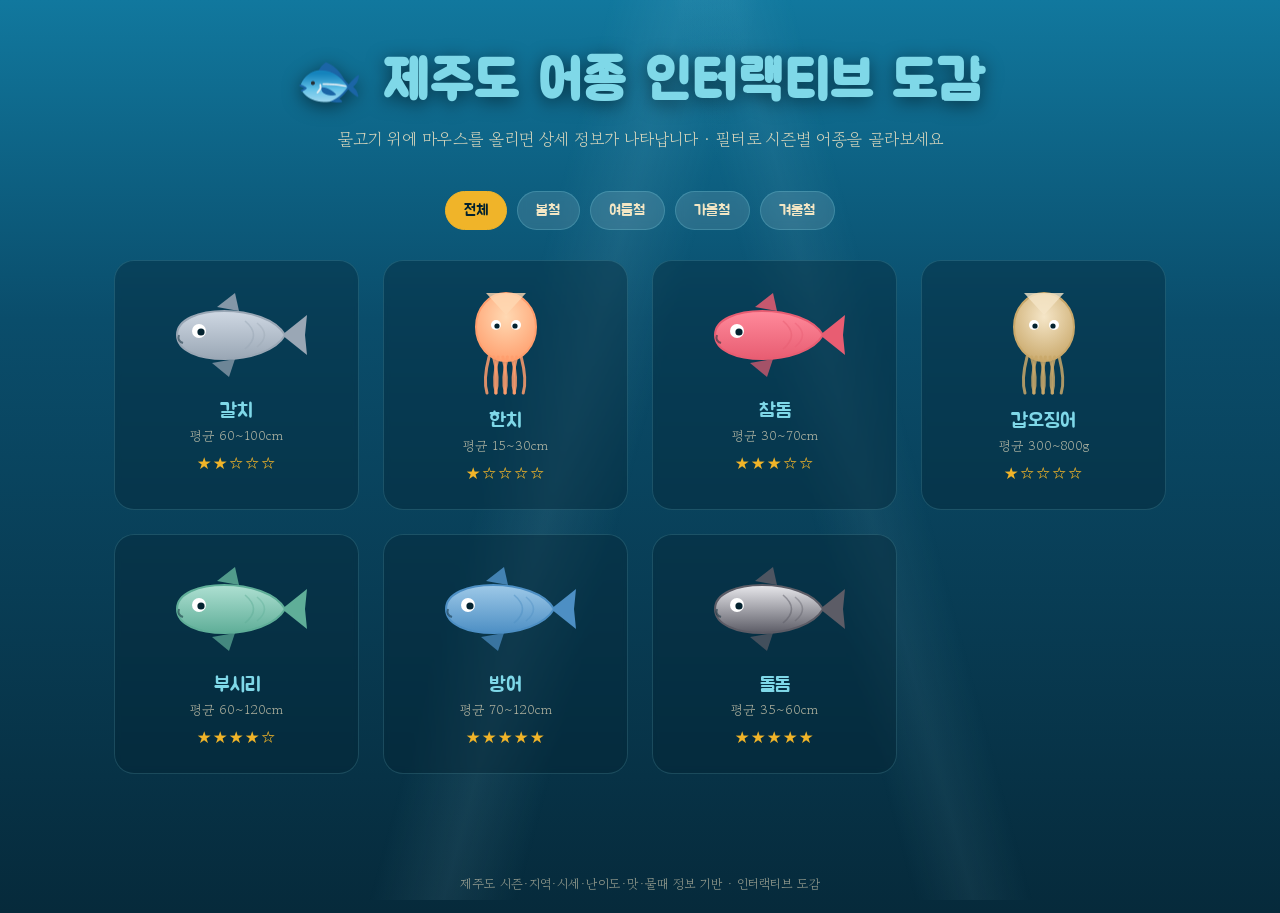
<file: public/jeju_fish.html>
<!DOCTYPE html>
<html lang="ko">
<head>
<meta charset="UTF-8">
<meta name="viewport" content="width=device-width, initial-scale=1.0">
<title>제주도 어종 인터랙티브 도감</title>
<style>
@import url('https://fonts.googleapis.com/css2?family=Gowun+Batang:wght@400;700&family=Jua&display=swap');

:root {
  --deep:   #062a3b;
  --mid:    #0a4d6b;
  --shal:   #11789e;
  --foam:   #7fd8e8;
  --sand:   #f3e6c4;
  --gold:   #f0b429;
  --coral:  #ff6b5e;
  --ink:    #03222f;
}

* { margin:0; padding:0; box-sizing:border-box; }

body {
  font-family:'Gowun Batang', serif;
  background: linear-gradient(180deg, var(--shal) 0%, var(--mid) 35%, var(--deep) 100%);
  min-height:100vh;
  overflow-x:hidden;
  color:var(--sand);
  position:relative;
}

/* 물결 / 빛 효과 */
.light-rays { position:fixed; inset:0; pointer-events:none; z-index:0;
  background:
    linear-gradient(105deg, transparent 40%, rgba(180,240,255,.08) 45%, transparent 50%),
    linear-gradient(75deg, transparent 60%, rgba(180,240,255,.06) 64%, transparent 68%);
}
.bubbles { position:fixed; inset:0; pointer-events:none; z-index:0; }
.bubble { position:absolute; bottom:-40px; border-radius:50%;
  background:radial-gradient(circle at 30% 30%, rgba(255,255,255,.6), rgba(127,216,232,.1));
  animation:rise linear infinite; }
@keyframes rise { to { transform:translateY(-110vh) translateX(40px); opacity:0; } }

header { position:relative; z-index:2; text-align:center; padding:48px 20px 16px; }
header h1 { font-family:'Jua', sans-serif; font-size:clamp(2rem,5vw,3.4rem);
  color:var(--foam); letter-spacing:2px; text-shadow:0 4px 18px rgba(0,0,0,.5); }
header p { margin-top:10px; color:var(--sand); opacity:.85; font-size:1.05rem; }

/* 필터 */
.filters { position:relative; z-index:2; display:flex; gap:10px; flex-wrap:wrap;
  justify-content:center; margin:24px auto 8px; max-width:900px; padding:0 16px; }
.filters button { font-family:'Jua',sans-serif; cursor:pointer; border:none;
  padding:9px 18px; border-radius:30px; background:rgba(255,255,255,.12);
  color:var(--sand); font-size:.95rem; transition:.25s; backdrop-filter:blur(4px);
  border:1px solid rgba(127,216,232,.25); }
.filters button:hover { background:rgba(127,216,232,.3); transform:translateY(-2px); }
.filters button.active { background:var(--gold); color:var(--ink); border-color:var(--gold); }

/* 수족관 */
.tank { position:relative; z-index:2; max-width:1100px; margin:30px auto 80px;
  display:grid; grid-template-columns:repeat(auto-fill,minmax(230px,1fr));
  gap:24px; padding:0 24px; }

.fish-card { position:relative; cursor:pointer; padding:24px 16px;
  border-radius:20px; background:rgba(3,34,47,.35);
  border:1px solid rgba(127,216,232,.18); backdrop-filter:blur(3px);
  transition:transform .35s cubic-bezier(.34,1.56,.64,1), box-shadow .35s; }
.fish-card:hover { transform:translateY(-8px) scale(1.03);
  box-shadow:0 18px 40px rgba(0,0,0,.45); border-color:var(--foam); }

.fish-art { display:block; margin:0 auto; animation:swim 5s ease-in-out infinite; }
@keyframes swim { 0%,100%{transform:translateY(0) rotate(-1deg);}
  50%{transform:translateY(-8px) rotate(1deg);} }

.fish-name { text-align:center; margin-top:14px; font-family:'Jua',sans-serif;
  font-size:1.25rem; color:var(--foam); }
.fish-sub { text-align:center; font-size:.82rem; opacity:.7; margin-top:2px; }
.diff { text-align:center; margin-top:6px; color:var(--gold); letter-spacing:2px; }

/* 툴팁 패널 */
.tooltip { position:fixed; z-index:50; width:300px; pointer-events:none;
  background:linear-gradient(160deg, rgba(6,42,59,.97), rgba(10,77,107,.97));
  border:1px solid var(--foam); border-radius:16px; padding:18px 20px;
  box-shadow:0 20px 50px rgba(0,0,0,.6); opacity:0; transform:scale(.9);
  transition:opacity .18s, transform .18s; }
.tooltip.show { opacity:1; transform:scale(1); }
.tooltip h3 { font-family:'Jua',sans-serif; color:var(--gold); font-size:1.4rem;
  margin-bottom:4px; }
.tooltip .tag { display:inline-block; font-size:.72rem; background:var(--coral);
  color:#fff; padding:2px 8px; border-radius:10px; margin-bottom:10px; }
.tip-row { display:flex; justify-content:space-between; gap:10px;
  font-size:.86rem; padding:5px 0; border-bottom:1px dashed rgba(127,216,232,.25); }
.tip-row span:first-child { color:var(--foam); opacity:.85; }
.tip-row span:last-child { text-align:right; font-weight:700; }
.tip-note { margin-top:10px; font-size:.82rem; line-height:1.45; opacity:.9;
  font-style:italic; }
.season-pill { display:inline-block; font-size:.72rem; margin:2px 3px 0 0;
  padding:2px 8px; border-radius:10px; background:rgba(127,216,232,.2); }

footer { position:relative; z-index:2; text-align:center; padding:20px;
  font-size:.8rem; opacity:.6; }
</style>
</head>
<body>
<div class="light-rays"></div>
<div class="bubbles" id="bubbles"></div>

<header>
  <h1>🐟 제주도 어종 인터랙티브 도감</h1>
  <p>물고기 위에 마우스를 올리면 상세 정보가 나타납니다 · 필터로 시즌별 어종을 골라보세요</p>
</header>

<div class="filters" id="filters"></div>
<main class="tank" id="tank"></main>

<div class="tooltip" id="tooltip"></div>

<footer>제주도 시즌·지역·시세·난이도·맛·물때 정보 기반 · 인터랙티브 도감</footer>

<script>
/* ---------- 데이터 ---------- */
const fishData = [
  { id:'galchi', name:'갈치', sub:'평균 60~100cm', color:'#cfd8e3', accent:'#9aa7b5',
    seasons:['여름','가을'], regions:'남부·북부권', price:'15,000~70,000원/kg+',
    diff:2, taste:'A급', size:'60~100cm', time:'야간', tide:'사리에 활성 ↑',
    note:'제주 대표 야간 선상낚시 어종. 회보다 구이·조림으로 유명. 6월부터 본격 시즌.' },
  { id:'hanchi', name:'한치', sub:'평균 15~30cm', color:'#ffd9b3', accent:'#ff9e6d',
    seasons:['여름','가을'], regions:'남부·북부권', price:'15,000~35,000원/kg',
    diff:1, taste:'A급', size:'15~30cm', time:'야간', tide:'-',
    note:'입문용 선상낚시. 조황이 안정적이며 달고 부드러운 식감이 일품.' },
  { id:'chamdom', name:'참돔', sub:'평균 30~70cm', color:'#ff8a9b', accent:'#e85d72',
    seasons:['봄','여름'], regions:'동부·남부권', price:'20,000~50,000원+',
    diff:3, taste:'S급', size:'30~70cm', time:'새벽·오전', tide:'-',
    note:'타이라바 운용 경험이 필요한 보통 난이도. 수온 상승기 활성도가 높다.' },
  { id:'gabojingeo', name:'갑오징어', sub:'평균 300~800g', color:'#f5e6c8', accent:'#c9a86a',
    seasons:['봄'], regions:'동부권', price:'20,000~45,000원/kg',
    diff:1, taste:'A급', size:'300~800g', time:'새벽·오전', tide:'조금에 유리',
    note:'초보자 추천. 채비 운용이 쉬워 입문자에게 최적. 봄이 핵심 시기.' },
  { id:'busiri', name:'부시리', sub:'평균 60~120cm', color:'#aee0d2', accent:'#5fae98',
    seasons:['가을','겨울'], regions:'서부권', price:'12,000~25,000원/kg',
    diff:4, taste:'B급', size:'60~120cm', time:'오전', tide:'사리에 활성 ↑',
    note:'힘이 매우 강해 장비 운용이 중요한 어려운 어종. 대형 개체를 노릴 수 있다.' },
  { id:'bangeo', name:'방어', sub:'평균 70~120cm', color:'#9ec9e8', accent:'#4d8fc4',
    seasons:['겨울','가을'], regions:'서부권', price:'15,000~40,000원/kg+',
    diff:5, taste:'S급', size:'70~120cm', time:'오전', tide:'사리에 활성 ↑',
    note:'겨울 제주 대물 시즌. 대방어는 지방이 풍부해 최고급 횟감. 체력 소모가 크다.' },
  { id:'doldom', name:'돌돔', sub:'평균 35~60cm', color:'#e8e8ec', accent:'#5c5c66',
    seasons:['봄','겨울'], regions:'서부권', price:'40,000~80,000원/kg',
    diff:5, taste:'S급', size:'35~60cm', time:'오전', tide:'-',
    note:'제주 최고 난이도급. 포인트와 타이밍이 관건인 제주 대표 고급 횟감.' },
];

const filters = ['전체','봄','여름','가을','겨울'];

/* ---------- 물고기 SVG 생성기 ---------- */
function fishSVG(f){
  const isSquid = (f.id==='hanchi' || f.id==='gabojingeo');
  if(isSquid){
    // 오징어/한치 형태
    return `<svg class="fish-art" width="150" height="110" viewBox="0 0 150 110">
      <defs><radialGradient id="g${f.id}" cx="50%" cy="35%" r="70%">
        <stop offset="0%" stop-color="${f.color}"/><stop offset="100%" stop-color="${f.accent}"/>
      </radialGradient></defs>
      <ellipse cx="75" cy="42" rx="30" ry="34" fill="url(#g${f.id})" stroke="${f.accent}" stroke-width="2"/>
      <path d="M55 8 L75 30 L95 8 Z" fill="${f.color}" opacity=".8"/>
      <circle cx="65" cy="40" r="5" fill="#fff"/><circle cx="66" cy="41" r="2.6" fill="#03222f"/>
      <circle cx="85" cy="40" r="5" fill="#fff"/><circle cx="84" cy="41" r="2.6" fill="#03222f"/>
      ${[0,1,2,3,4,5,6,7].map(i=>{
        const x=58+i*4.6; return `<path d="M${x} 72 Q${x+ (i%2?6:-6)} 95 ${x+(i%2?2:-2)} 108"
          stroke="${f.accent}" stroke-width="3" fill="none" stroke-linecap="round" opacity=".85"/>`;
      }).join('')}
    </svg>`;
  }
  // 일반 물고기 형태
  return `<svg class="fish-art" width="160" height="100" viewBox="0 0 160 100">
    <defs><linearGradient id="g${f.id}" x1="0" y1="0" x2="0" y2="1">
      <stop offset="0%" stop-color="${f.color}"/><stop offset="100%" stop-color="${f.accent}"/>
    </linearGradient></defs>
    <path d="M125 50 L150 30 L148 50 L150 70 Z" fill="${f.accent}"/>
    <path d="M20 50 C20 18 110 18 128 50 C110 82 20 82 20 50 Z" fill="url(#g${f.id})"
      stroke="${f.accent}" stroke-width="2"/>
    <path d="M60 22 L78 8 L82 26 Z" fill="${f.accent}" opacity=".85"/>
    <path d="M55 78 L72 92 L78 74 Z" fill="${f.accent}" opacity=".7"/>
    <circle cx="42" cy="46" r="7" fill="#fff"/><circle cx="44" cy="47" r="3.6" fill="#03222f"/>
    <path d="M88 36 Q105 50 88 64" stroke="${f.accent}" stroke-width="1.6" fill="none" opacity=".5"/>
    <path d="M100 38 Q115 50 100 62" stroke="${f.accent}" stroke-width="1.6" fill="none" opacity=".4"/>
    <path d="M22 50 Q20 56 26 58" stroke="#03222f" stroke-width="2" fill="none" opacity=".5"/>
  </svg>`;
}

const stars = n => '★'.repeat(n)+'☆'.repeat(5-n);

/* ---------- 렌더링 ---------- */
const tank = document.getElementById('tank');
const tooltip = document.getElementById('tooltip');

function render(filter='전체'){
  tank.innerHTML='';
  fishData.filter(f=>filter==='전체'||f.seasons.includes(filter)).forEach((f,i)=>{
    const card=document.createElement('div');
    card.className='fish-card';
    card.style.animationDelay=(i*0.1)+'s';
    card.innerHTML = fishSVG(f) +
      `<div class="fish-name">${f.name}</div>
       <div class="fish-sub">${f.sub}</div>
       <div class="diff">${stars(f.diff)}</div>`;
    card.querySelector('.fish-art').style.animationDelay=(i*0.4)+'s';

    card.addEventListener('mousemove',e=>showTip(e,f));
    card.addEventListener('mouseenter',e=>showTip(e,f));
    card.addEventListener('mouseleave',()=>tooltip.classList.remove('show'));
    tank.appendChild(card);
  });
}

function showTip(e,f){
  tooltip.innerHTML = `
    <span class="tag">${f.taste} 횟감 · 난이도 ${stars(f.diff)}</span>
    <h3>${f.name}</h3>
    <div>${f.seasons.map(s=>`<span class="season-pill">${s}</span>`).join('')}</div>
    <div style="margin-top:8px">
      <div class="tip-row"><span>평균 크기</span><span>${f.size}</span></div>
      <div class="tip-row"><span>주요 지역</span><span>${f.regions}</span></div>
      <div class="tip-row"><span>평균 시세</span><span>${f.price}</span></div>
      <div class="tip-row"><span>추천 출조</span><span>${f.time}</span></div>
      <div class="tip-row"><span>물때</span><span>${f.tide}</span></div>
    </div>
    <div class="tip-note">💡 ${f.note}</div>`;
  tooltip.classList.add('show');
  let x=e.clientX+18, y=e.clientY+18;
  if(x+300>window.innerWidth) x=e.clientX-318;
  if(y+260>window.innerHeight) y=window.innerHeight-270;
  tooltip.style.left=x+'px'; tooltip.style.top=y+'px';
}

/* 필터 버튼 */
const fbox=document.getElementById('filters');
filters.forEach((f,i)=>{
  const b=document.createElement('button');
  b.textContent=f==='전체'?f:f+'철';
  if(i===0)b.classList.add('active');
  b.onclick=()=>{ document.querySelectorAll('.filters button').forEach(x=>x.classList.remove('active'));
    b.classList.add('active'); render(f); };
  fbox.appendChild(b);
});

/* 버블 */
const bb=document.getElementById('bubbles');
for(let i=0;i<22;i++){
  const d=document.createElement('div'); d.className='bubble';
  const s=4+Math.random()*16;
  d.style.width=d.style.height=s+'px';
  d.style.left=Math.random()*100+'%';
  d.style.animationDuration=(6+Math.random()*10)+'s';
  d.style.animationDelay=(Math.random()*8)+'s';
  bb.appendChild(d);
}

render();
</script>
</body>
</html>
</file>
